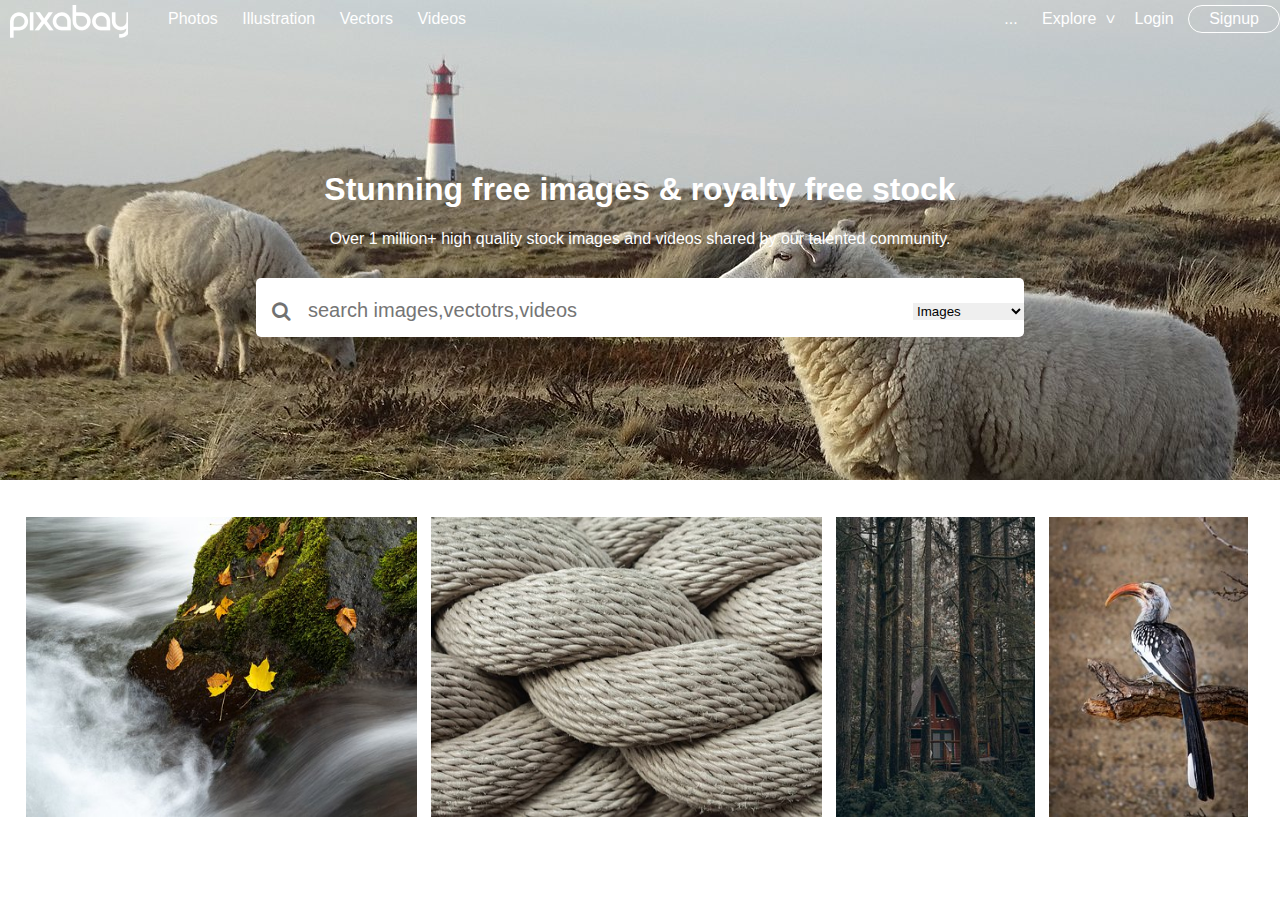
<file: index.html>
<!DOCTYPE html>
<html lang="en">
<head>
    <meta charset="UTF-8">
    <meta name="viewport" content="width=device-width, initial-scale=1.0">
    <meta http-equiv="X-UA-Compatible" content="ie=edge">
    <title>Document</title>
    <link rel="stylesheet" href="./font-awesome-4.7.0/css/font-awesome.css">
    <link rel="stylesheet" href="./pixabay.css">
</head>
<body>
    <!--headerblock-->
    <section id="headerBlock">
        <div class="logo">
            <a href="#" class="logoimage"></a>
        </div><!--logoblock-->
        <div class="leftmenu">
           <ul>
               <li><a href="">photos</a></li>
               <li><a href="">illustration</a></li>
               <li><a href="">vectors</a></li>
               <li><a href="">videos</a></li>
               
           </ul> 
            
        </div><!--leftmenu-->
        <div class="rightmenu">
                <ul>
                        <li><a href="">...</a></li>
                        
                        <li><a href="">explore</a></li>
                        <li>

                        </li>
                        <li><a href="">login</a></li>
                        <li><a class="last" href="">signup</a></li>
                        
                    </ul> 
                     
           
        </div><!--rightmenu-->
       
        

        </div>
    </section>
     <!--slider section start-->
     <section id="SliderSection">

        <header>
            <h1>Stunning free images & royalty free stock</h1>
        </header>

        <main>Over 1 million+ high quality stock images and videos
            shared by our talented community.</main>
        <footer>
        <form action="">
            <span class='searchIcon'><i class="fa fa-search" aria-hidden="true"></i></span>
            <input type="search" placeholder="search images,vectotrs,videos">
            <span class="imageText">
                <select>
                      <option value="images">Images</option>
                      <option value="vectors">vector graphics</option>
                      <option value="photos">photos</option>
                      <option value="illustration">illustration</option>
                      <option value="videos">videos</option>
                </select>
               

            </span>
        </form>
        </footer>
        
    
   
    <!--zencoding-->

    </section>
        <!--slider section end-->
        <!-- section#imagesSection>div.image1*4>img -->
        <section id="imagesSection">
            <div class="image1"><img src="./images/landscape-4597742__340.jpg" alt=""></div>
            <div class="image2"><img src="./images/rope-4587474__340.jpg" alt=""></div>
            <div class="image3"><img src="./images/house-4598908__340.jpg" alt=""></div>
            <div class="image4"><img src="./images/yellow-billed-hornbill-3774974__340.jpg" alt=""></div>
        </section>

    
</body>
</html>
</file>
<file: pixabay.css>
body{
    margin: 0;
    padding: 0;
   /* background: black;*/
    font-family:'Open Sans',sans-serif;
    
}
.logo
{
    background:url('./images/sprites.png');
    width: 10%;
    float: left; /*block placement*/
    height: 50px;
    background-position:10px 50px;
}
@import url('https://fonts.googleapis.com/css?family=Open+Sans&display=swap');

.leftmenu
{
    width: 42%;
    float: left;
    margin: 0px 0px 0px 30px;
}
.rightmenu
{
    text-align: right;
    width: 45%;
    float: right;
}
ul{
    padding:0;
    margin:0;
    list-style: none;
}
.leftmenu ul>li>a,.rightmenu ul>li>a{
    color: white;
    text-decoration: none;
    padding: 10px;
    display:inline-block;
    text-transform: capitalize;

}
.leftmenu ul>li,.rightmenu ul>li{
    display:inline-block;
}
/*@import "https://fonts.googleapis.com/css?family=Open+Sans&display=swap"*/
#headerBlock
{
   /* padding: 13px;*/
    z-index: 1;
    position: relative;/*used since no need to change the position*/
}
/*.rightmenu>ul>li:nth-child(4){
    background: cadetblue;
    rightmenu>ul>li:last-child{
    background: cadetblue;
}*/

.last{
     border:1px solid #fff;
     border-radius: 20px;
     padding: 4px 20px !important;
     background: 0 0;

}

.rightmenu>ul>li:nth-child(2)::after{
    content: '<';
    display: inline-block;
    transform:rotate(-90deg);
    color:white;
    

}
/*1slidersectioncssHere*/
#SliderSection{
    color:white;
    background:url(./images/10-14-50-567_1440x480.jpg);
    background-repeat: no-repeat;
    width: 100%;
    height: 360px;
    text-align: center;
  /*  position: absolute;*/
    top:0;
    padding-top:150px;

    
}
#SliderSection>header>h1{
    font-size: 32px;

}

#SliderSection>footer>form>input{
    padding:22px;
    margin-top: 30px;
    width:60%;
    border-radius: 5px;
    border:0px;

}
.searchIcon{
    position:relative;

}
.searchIcon i{
    position: absolute;
    color:#1119;
    left:16px;
    top:3px;
    font-size: 20px;
    z-index: 1;

}

#SliderSection>footer>form>input::placeholder{/*used psuedo selector since placeholder is an attribute of input tag*/
padding:0px 30px;
font-size:20px;
position: relative;
top:5px;
}
.imageText{
    position: relative;
}
.imageText>select{
    position: absolute;
    right:0;
    top:5px;
    border:none;
}
.image1
{
    width:31.5%;
    float: left;
    margin: 7px;
}

.image2{
    width:31.5%;
    float: left;

     margin: 7px;
}
.image3{
    width:16%;
    float: left; 
    margin: 7px;

}
.image4{
    width:16%;
    float: left; 
    margin: 7px;

}
#imagesSection img{
    width: 100%;
    height: 300px;
}
#imagesSection{
    width:97%;
    margin:0 auto;
}
</file>
